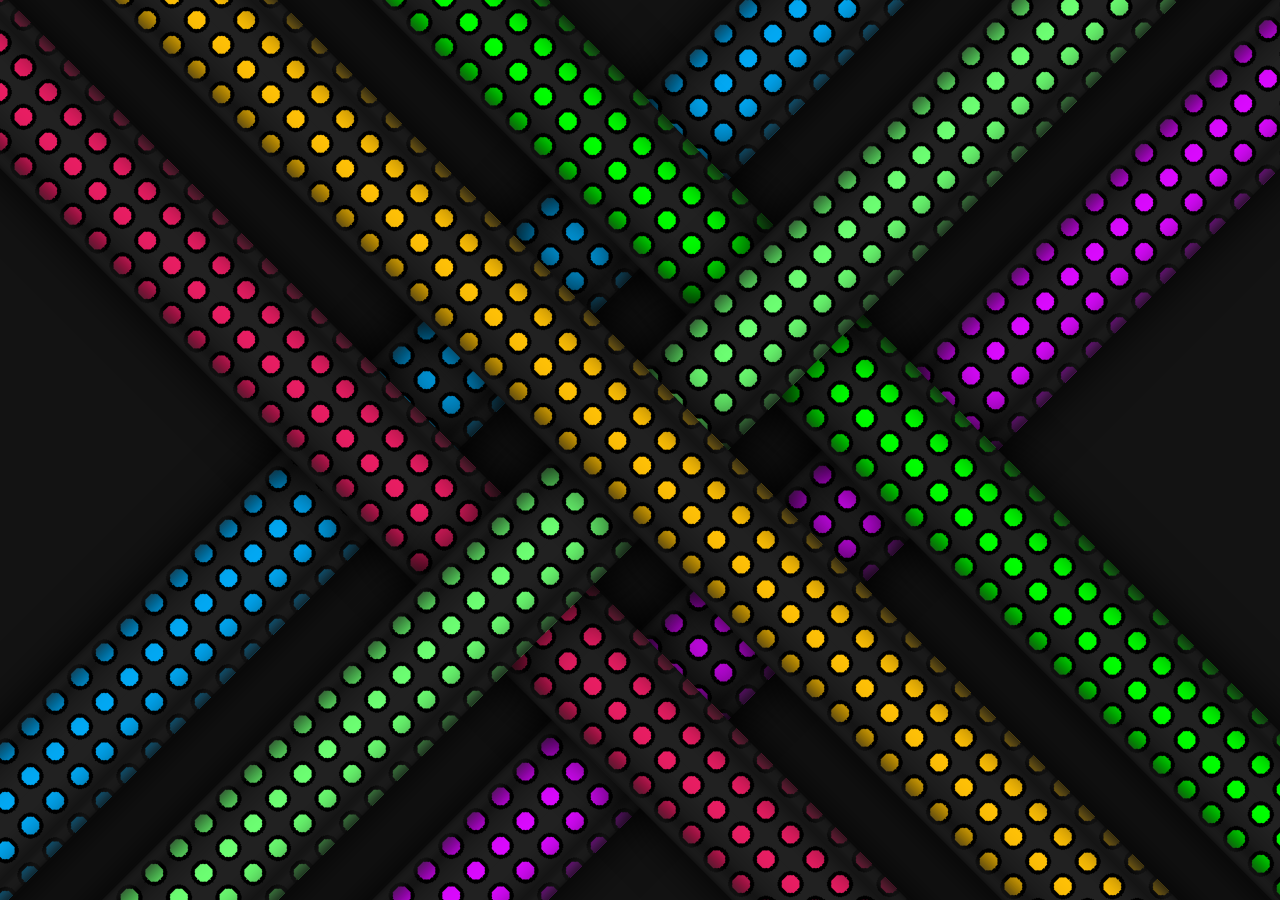
<file: Background-Moleculas/index.html>
<!DOCTYPE html>
<html lang="es">
<head>
    <meta charset="UTF-8">
    <meta http-equiv="X-UA-Compatible" content="IE=edge">
    <meta name="viewport" content="width=device-width, initial-scale=1.0">
    <link  rel="stylesheet"  href="styles.css">
    <title>Animas</title>
</head>
<body>
    <section>
        <div class="layer layer1"></div>
        <div class="layer layer2"></div>
        <div class="layer layer3"></div>
        <div class="layer layer4"></div>
        <div class="layer layer5"></div>
        <div class="layer layer6"></div>
    </section>
</body>
</html>
</file>
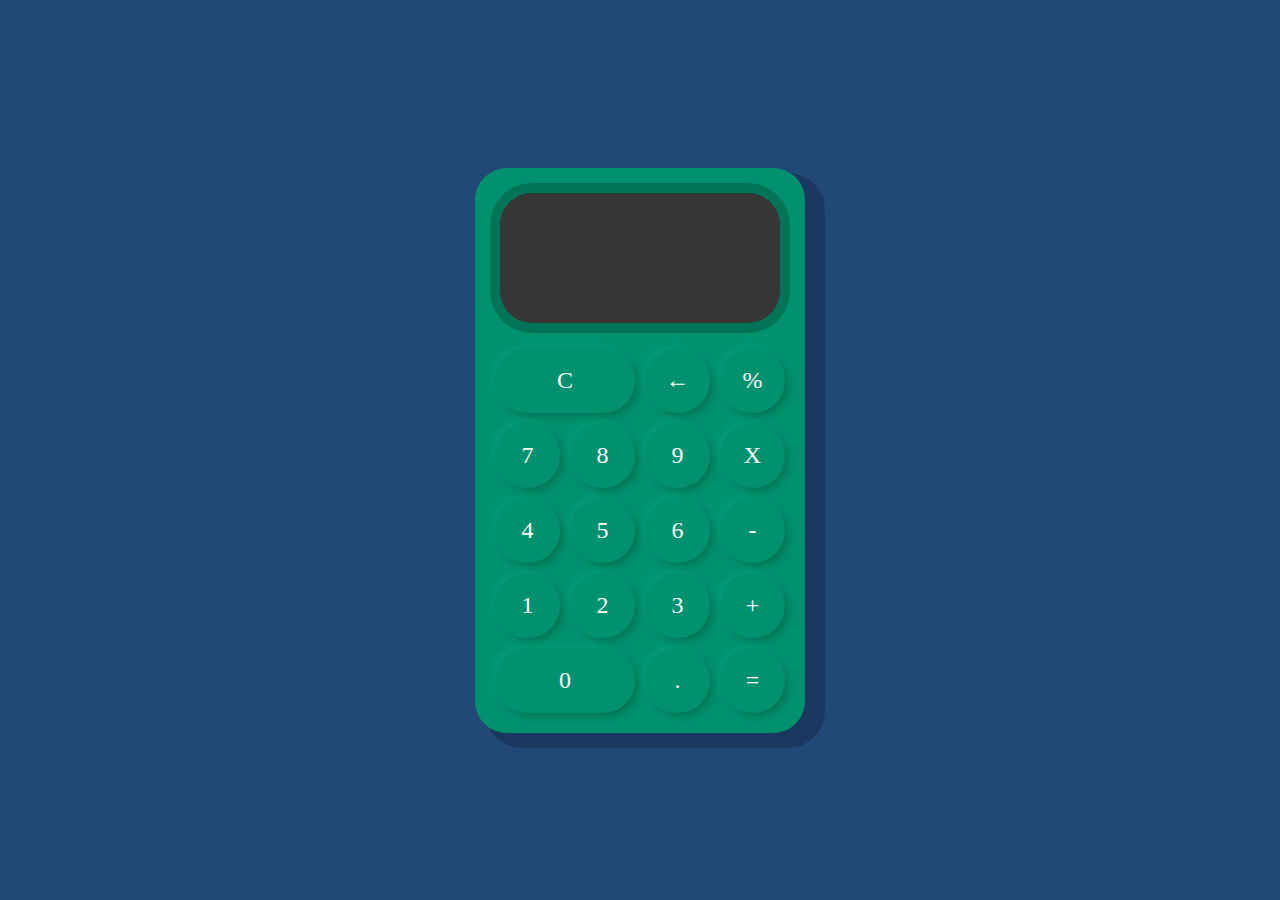
<file: Calculadora-JavaScript/index.html>
<!DOCTYPE html>
<html lang="es">
<head>
    <meta charset="UTF-8">
    <meta http-equiv="X-UA-Compatible" content="IE=edge">
    <link rel="stylesheet" href="Estilos.css">
    <meta name="viewport" content="width=device-width, initial-scale=1.0">
    <title>CalculadoraJs</title>
    <script src="Calculadora.js" type="text/javascript"></script>
    <script src="Display.js" type="text/javascript"></script>
    <script src="index.js" type="text/javascript" defer></script>
</head>
<body>
    <!--cuerpo de la pagina-->
    <div class="container">
        <!--contenedor principal de la calculadora para poder centarla en el medio de la pagina-->

        <div class="Calculadora">
            <!--cuerpo de la calculadora-->

            <div class="display">
                <!--pantallas donde se van a detallar las operaciones visualmente-->

                <div id="ValorActual"></div><!--primer valor que ingresemos-->
                <div id="ValorAnterior"></div><!--el segundo valor por el cual queramos nosotros hacer la operacion -->

            </div>

            <button class="col-2" onclick="display.borrarTodo()">C</button>
            <button onclick="display.borrar()">&larr;</button><!--agregamos directamente la funcion que creamos al boton onclick = 'display.borrar()'-->
            <button class="operador" value="dividir">%</button>
            <button class="numero">7</button>
            <button class="numero">8</button>
            <button class="numero">9</button>
            <button class="operador" value="multiplicar">X</button>
            <button class="numero">4</button>
            <button class="numero">5</button>
            <button class="numero">6</button>
            <button class="operador" value="restar">-</button>
            <button class="numero">1</button>
            <button class="numero">2</button>
            <button class="numero">3</button>
            <button class="operador" value="sumar">+</button>
            <button class="numero col-2">0</button>
            <button class="numero">.</button>
            <button class="operador" value="igual">=</button>

        </div>
    </div>
    
</body>
</html>
</file>
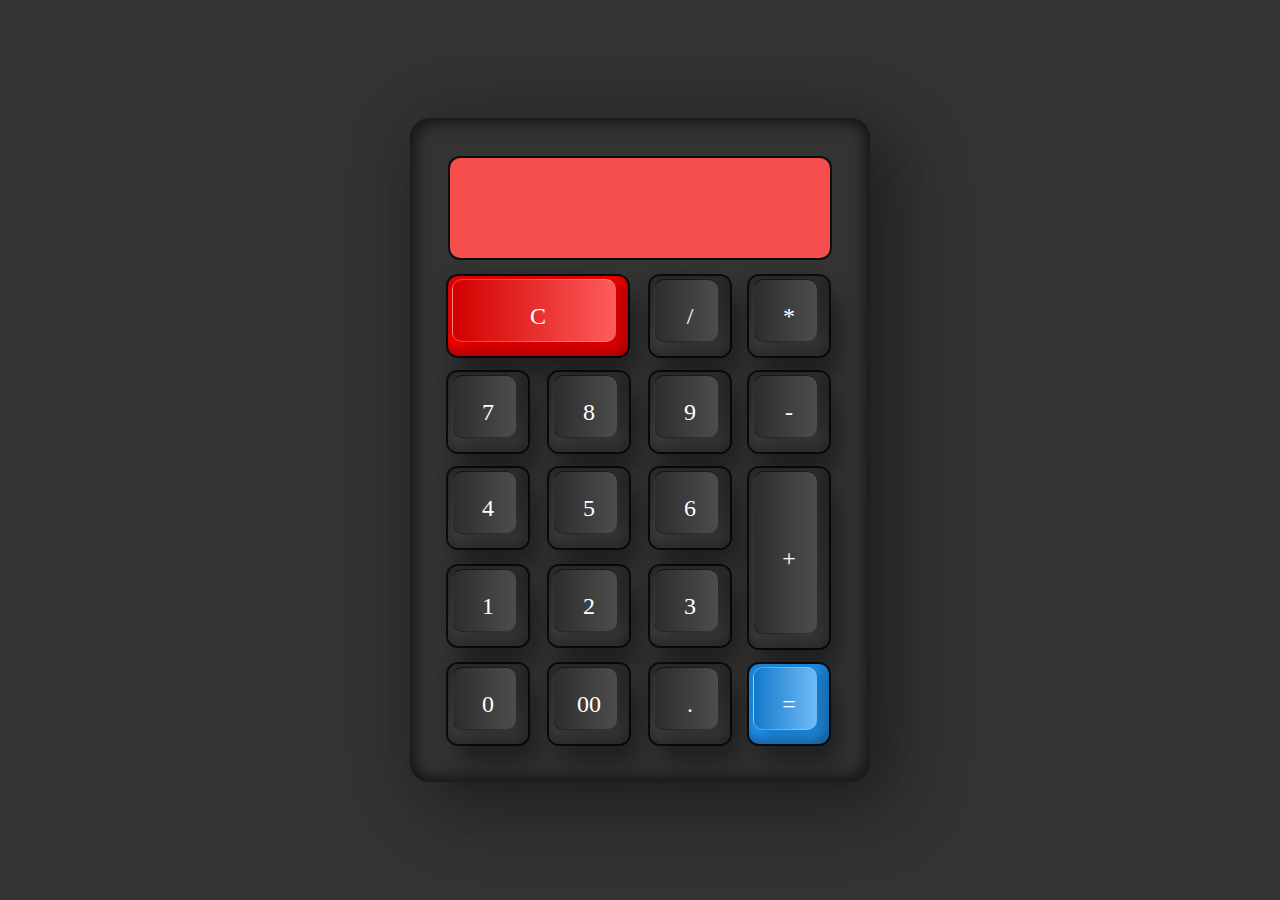
<file: Calculadora/index.html>
<!DOCTYPE html>
<html lang="es">
<head>
    <meta charset="UTF-8">
    <meta http-equiv="X-UA-Compatible" content="IE=edge">
    <meta name="viewport" content="width=device-width, initial-scale=1.0">
    <title>Calculadora</title>
    <link rel="stylesheet" href="Estilos.css">
</head>
<body>
    <div class="container">
        <form action="" class="calculadora" name="Cool">
            <input type="text" class="value" readonly name="txt">
            <!--onclick javaScript en linea detecta el evento click-->

            <span class="num borrar" onclick="Cool.txt.value=''"><i>C</i></span> <!-- con el signo de + antes del igual nos deja poner mas de una seleccion osea apretar mas de dos eventos y queden guardados-->
            
            <!--al no poner nada entre las comillas simples deja vacio el imput-->
            <span class="num" onclick="Cool.txt.value+='/'"><i>/</i></span>
            <span class="num" onclick="Cool.txt.value+='*'"><i>*</i></span>
            <span class="num" onclick="Cool.txt.value+='7'"><i>7</i></span>
            <span class="num" onclick="Cool.txt.value+='8'"><i>8</i></span>
            <span class="num" onclick="Cool.txt.value+='9'"><i>9</i></span>
            <span class="num" onclick="Cool.txt.value+='-'"><i>-</i></span>
            <span class="num" onclick="Cool.txt.value+='4'"><i>4</i></span>
            <span class="num" onclick="Cool.txt.value+='5'"><i>5</i></span>
            <span class="num" onclick="Cool.txt.value+='6'"><i>6</i></span>
            <span class="num super" onclick="Cool.txt.value+='+'"><i>+</i></span>
            <span class="num" onclick="Cool.txt.value+='1'"><i>1</i></span>
            <span class="num" onclick="Cool.txt.value+='2'"><i>2</i></span>
            <span class="num" onclick="Cool.txt.value+='3'"><i>3</i></span>
            <span class="num" onclick="Cool.txt.value+='0'"><i>0</i></span>
            <span class="num" onclick="Cool.txt.value+='00'"><i>00</i></span>
            <span class="num" onclick="Cool.txt.value+='.'"><i>.</i></span>

            <!--onclick="document.Cool.txt.value=eval(Cool.txt.value) nos permite realizar las operaciones aritmeticas en nuestra calculadora-->

            <span class="num igual" onclick="document.Cool.txt.value=eval(Cool.txt.value)"><i>=</i></span>

            <!--eval evalua una cadena de caracteres  o string
            
            El argumento de la función eval es una cadena de caracteres. 
            Si la cadena de caracteres representa una expresión, eval() evalúa la expresión. 
            Si el argumento representa una o más sentencias JavaScript, eval() evalúa las sentencias. 
            No se debe llamar a eval() 
            para evaluar una expresión aritmética; ya que JavaScript evalúa las expresiones aritméticas automáticamente
        -->
        </form>
    </div>
</body>
</html>
</file>
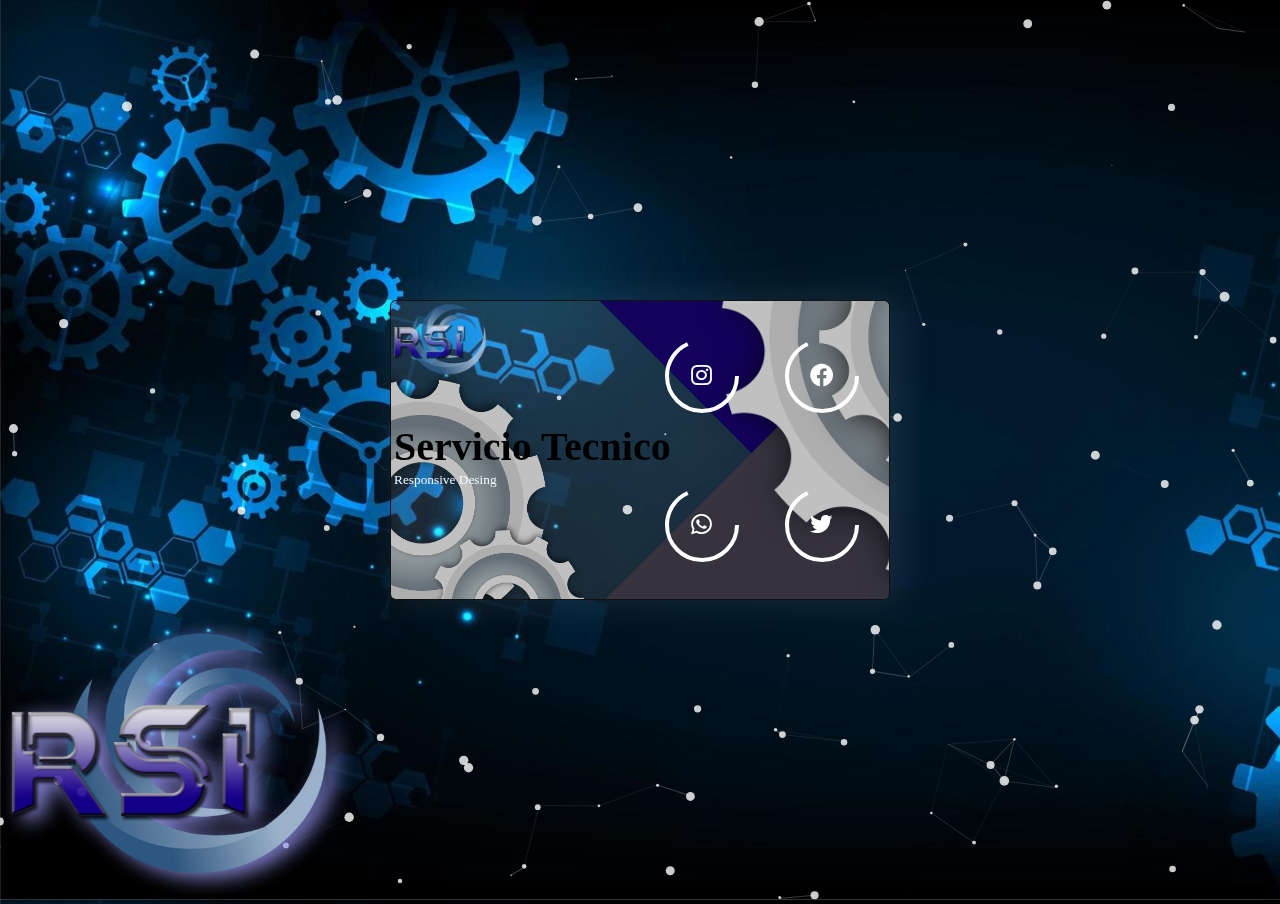
<file: Tarjeta/index.html>
<!DOCTYPE html>
<html lang="es">

<head>
    <meta charset="UTF-8">
    <meta http-equiv="X-UA-Compatible" content="IE=edge">
    <meta name="viewport" content="width=device-width, initial-scale=1.0">
    <link href="estilos.css" rel="stylesheet" type="text/css">
    <link href='https://unpkg.com/boxicons@2.1.1/css/boxicons.min.css' rel='stylesheet'>
    <script src="App.js" type="text/javascript" defer=""></script>
    <title>Responsive</title>
</head>

<body>

    <div id="particles-js">
        <div class="container">
            <div class="container-imagen">
                <img src="./image/RSI2.png">
            </div>
            <div class="container-tarjeta">
                <div class="tarjeta-imagen">
                    <img src="./image/RSI2.png" alt="Logo-RSI">  
                </div>
                <div class="servicio">
                    <h3>Servicio Tecnico</h3>
                    <small>Responsive Desing</small>
                </div>
                <div class="main">
                    <div class="icon">
                            <svg heigth="80" width="80">
                                <circle cx="40" cy="40" r=35 stroke="white" stroke-width="4" fill="none" ></circle>
                            </svg>
                            <i class='bx bxl-instagram'></i>
                        </div>
                
                        <div class="icon">
                            <svg heigth="80" width="80">
                                <circle cx="40" cy="40" r=35 stroke="white" stroke-width="4" fill="none" ></circle>
                            </svg>
                            <i class='bx bxl-facebook-circle'></i>
                        </div>
                
                        <div class="icon">
                            <svg heigth="80" width="80">
                                <circle cx="40" cy="40" r=35 stroke="white" stroke-width="4" fill="none" ></circle>
                            </svg>
                            <i class='bx bxl-whatsapp' ></i>
                        </div>
                
                        <div class="icon">
                            <svg heigth="80" width="80">
                                <circle cx="40" cy="40" r=35 stroke="white" stroke-width="4" fill="none" ></circle>
                            </svg>
                            <i class='bx bxl-twitter' ></i>
                        </div>
                        <div class="engrane-derecha">
    
                            <img src="./image/cog-wheel-295519_1280.png" alt="engranajeDerecha" class="App-logo">
     
                        </div>
                        <div class="engranaje">
                            <img src="./image/cog.png" alt="engranaje">
                        </div>
                    
                </div>
            </div>
        </div>
    </div>
  
   
<script src="particulas.js"></script>

</body>

</html>
</file>
<file: Background-Moleculas/styles.css>
* {
  margin: 0;
  padding: 0;
  box-sizing: border-box;
}
section {
  position: relative;
  width: 100%;
  height: 100vh;
  background: #131313;
  overflow: hidden;
}
.layer {
  position: absolute;
  top: 50%;
  left: 50%;
  width: 124px;
  height: 250vh;
  background: #fff;
  box-shadow: inset -10px 0 40px rgba(0, 0, 0, 1),
    inset 10px 0 40px rgba(0, 0, 0, 1),
    inset -10px 0 10px rgba(255, 255, 255, 0.25),
    inset 10px 0 10px rgba(255, 255, 255, 0.25), 0 0 50px rgba(0, 0, 0, 1);
}
@keyframes animate {
  0% {
    background-position: 0 0;
  }
  100% {
    background-position: 35px -35px;
  }
}
@keyframes animatetwo {
  0% {
    background-position: 35px -35px;
  }
  100% {
    background-position: 0 0;
  }
}
/*para que la propiedad afecte a ambas claces se deben de colocar seguidas sin espacios si coloco espacio la propiedad no se aplica*/
.layer.layer1 {
  background: #222
    radial-gradient(#6dff73 9px, #000 9px, #000 13px, transparent 13px);
  background-size: 35px 35px;
  transform: translate(-50%, -50%) rotate(45deg); /* esta propiedad oreinta la linea a lo largo de la pantalla en una direccion de 45 grados*/
  z-index: 11;
  animation: animate 2s linear infinite;
}
.layer.layer2 {
  background: #222
    radial-gradient(#db0aff 9px, #000 9px, #000 13px, transparent 13px);
  background-size: 35px 35px;
  transform: translate(-50%, -38%) rotate(45deg); /* esta propiedad oreinta la linea a lo largo de la pantalla en una direccion de 45 grados*/
  z-index: 3;
  animation: animatetwo 2s linear infinite;
}
.layer.layer3 {
  background: #222
    radial-gradient(#03a9f4 9px, #000 9px, #000 13px, transparent 13px);
  background-size: 35px 35px;
  transform: translate(-50%, -62%) rotate(45deg); /* esta propiedad oreinta la linea a lo largo de la pantalla en una direccion de 45 grados*/
  z-index: 3;
  animation: animatetwo 2s linear infinite;
}

.layer.layer4 {
  background: #222
    radial-gradient(#ffc107 9px, #000 9px, #000 13px, transparent 13px);
  background-size: 35px 35px;
  transform: translate(-50%, -50%) rotate(-45deg); /* esta propiedad oreinta la linea a lo largo de la pantalla en una direccion de 45 grados*/
  z-index: 12;
  animation: animatetwo 2s linear infinite;
}
.layer.layer5 {
  background: #222
    radial-gradient(#e91e63 9px, #000 9px, #000 13px, transparent 13px);
  background-size: 35px 35px;
  transform: translate(-50%, -38%) rotate(-45deg); /* esta propiedad oreinta la linea a lo largo de la pantalla en una direccion de 45 grados*/
  z-index: 10;
  animation: animate 2s linear infinite;
}
.layer.layer6 {
  background: #222
    radial-gradient(#0f0 9px, #000 9px, #000 13px, transparent 13px);
  background-size: 35px 35px;
  transform: translate(-50%, -62%) rotate(-45deg); /* esta propiedad oreinta la linea a lo largo de la pantalla en una direccion de 45 grados*/
  z-index: 10;
  animation: animate 2s linear infinite;
}
</file>
<file: Calculadora-JavaScript/Estilos.css>
* {
  font-family: "Frauses", serif;
  color: #fff;
}
body {
  margin: 0;
  background-color: #224878;
}
.container {
  /* para centar el contenido en nuestro contenedor*/
  display: flex;
  justify-content: center;
  align-items: center;
  /*le da dimenciones al contenedor de 100% de la pagina*/
  width: 100vw;
  height: 100vh;
}
.Calculadora {
  /*display grid nos permite armar una grilla para la colocacion de los botones */
  display: grid;
  /* grid-template-columns: repeat(4, 75px)
   (nos permite crear columnas el valor repeat nos permite repetir la accion dentro de los parentesis ponemos la cantidad y el tamanio*/
  grid-template-columns: repeat(4, 75px);
  grid-template-rows: 160px repeat(5, 75px);
  /*grid-template-rows: 160px repeat(5, 75px)
   (nos permite crear filas) el primer valor es para generar el alto total de nuestro display
   el segundo seria para repetir en el numero (5) de filas la altura de 75px*/
  background-color: #00916e;
  padding: 15px;
  border-radius: 32px;
  /*box-shadow: 
   1- nos da la sombra en el ejeX ,
   2- nos da sombra el en ejeY,
   3 - el blur ,
   4 -el ultimo valor es el spreed ,
   5- despues el color*/
  box-shadow: 15px 10px 0px 5px #00000033;
}
button {
  cursor: pointer;

  margin: 5px;
  padding: 0;

  border-radius: 32px;

  font-size: 1.5em;
  border: none;
  background-color: #00916e;
  /*(5px eje x)
  (5px eje Y)
  (10px de blur)
  (-3px spread-radius)
  (#00000040 los primeros 6 numeros nos da el color los otros nos da la opacidad)
  despues de la coma nos da una segunda sombra o argumento
  las medidas negativas es por que la orientacion de la sombra va a ser para el otro lado de nuestro elemento*/
  box-shadow: 5px 5px 10px -3px #00000040, -5px -5px 10px -3px #00ffc11f;
}
button:active {
  background-color: #006f54;
}
button:focus {
  outline: none;
}
.col-2 {
  grid-column: span 2;
}
.display {
  /*grid-column: 1/-1; nos permite que ocupe todo el ancho del contenedor*/
  grid-column: 1/-1;

  padding: 16px;

  display: flex;
  margin: 10px 10px 20px; /*nos da el margen del display con respecto al contenedor*/
  flex-direction: column; /* nos permite que el contenido este uno abajo del otro*/
  align-items: flex-end; /*pata que nos salga de la aprte derecha*/
  background-color: #363636;
  border-radius: 32px;
  text-align: right;
  justify-content: space-between;
  word-break: break-all;
  box-shadow: 0 0 0 10px #00000033;
}
#ValorActual {
  font-size: 1.5em;
}
#ValorAnterior {
  font-size: 2em;
}
</file>
<file: Calculadora/Estilos.css>
* {
  margin: 0;
  padding: 0;
  box-sizing: border-box;
  font-family: consolas;
}
body {
  display: flex;
  justify-content: center;
  align-items: center;
  min-height: 100vh;
  background: #333;
}
.container {
  position: relative;
  min-width: 300px;
  min-height: 400px;
  background: #333;
  padding: 40px 30px 30px;
  border-radius: 20px;
  box-shadow: 25px 25px 75px rgba(0, 0, 0, 0.25),
    10px 10px 70px rgba(0, 0, 0, 0.25), inset -5px -5px 15px rgba(0, 0, 0, 0.5),
    inset 5px 5px 15px rgba(0, 0, 0, 0.5); /*nos da las sombras con su respectivo opacodad por el rgba*/
}
.calculadora {
  position: relative;
  display: grid;
}

.calculadora .value {
  position: relative;
  grid-column: span 4; /* grid column con la propiedad span y el numero marca las cantidades de columnas que quiero en mi regilla grid*/
  height: 100px;
  left: 10px;
  width: calc(100% - 20px);
  border: none;
  outline: none;
  background: rgb(245, 76, 76);
  margin-bottom: 10px;
  border-radius: 10px;
  box-shadow: 0 0 0 2px rgba(0, 0, 0, 0.75);
  text-align: right;
  font-size: 2em;
}

.calculadora span {
  position: relative;
  display: grid;
  place-items: center;
  width: 80px;
  height: 80px;
  margin: 8px;
  background: linear-gradient(180deg, #2f2f2f, #3f3f3f);
  box-shadow: inset -8px 0 8px rgba(0, 0, 0, 0.15),
    inset 0 -8px 8px rgba(0, 0, 0, 0.25), 0 0 0 2px rgba(0, 0, 0, 0.75),
    10px 20px 25px rgba(0, 0, 0, 0.4);
  color: #fff;
  user-select: none;
  cursor: pointer;
  font-weight: 400;
  border-radius: 10px;
}

.calculadora span::before {
  content: "";
  position: absolute;
  top: 3px;
  left: 4px;
  bottom: 14px;
  right: 12px;
  background: linear-gradient(90deg, #2d2d2d, #4d4d4d);
  border-radius: 10px;
  box-shadow: -5px -5px 15px rgba(0, 0, 0, 0.1),
    10px 5px 10px rgba(0, 0, 0, 0.15);
  border-left: 1px solid#0004;
  border-bottom: 1px solid #0004;
  border-top: 1px solid #0009;
}

.calculadora span:active {
  filter: brightness(1.5);
}

.calculadora span i {
  position: relative;
  font-style: normal;
  font-size: 1.5em;
  text-transform: uppercase;
}

.calculadora .borrar {
  grid-column: span 2;
  width: 180px;
  background: #f00;
}
.calculadora .borrar::before {
  background: linear-gradient(90deg, #d20000, #ffffff5c);
  border-left: 1px solid#fff4;
  border-bottom: 1px solid #fff4;
  border-top: 1px solid #fff4;
}

.calculadora .super {
  grid-row: span 2;
  height: 180px;
}

.calculadora .igual {
  background: #2196f3;
}

.calculadora .igual::before {
  background: linear-gradient(90deg, #1479c9, #ffffff5c);
  border-left: 1px solid#fff4;
  border-bottom: 1px solid #fff4;
  border-top: 1px solid #fff4;
}
</file>
<file: Tarjeta/estilos.css>
* {
  margin: 0;
  padding: 0;
  box-sizing: border-box;
}
body {
  width: 100%;
  height: 100vh;
  display: flex;
  justify-content: center;
  align-items: center;
  position: relative;
  background: url("./image/technology.jpg");
  background-size: cover;
  flex-direction: column;
  overflow: hidden;
}
#particles-js {
  position: absolute;
  top: 0;
  left: 0;
  height: 100%;
  width: 100%;
  z-index: 2;
}

.container {
  position: absolute;
  display: flex;
  justify-content: center;
  align-items: center;
  width: 100vw;
  height: 100vh;
}
.container-imagen {
  position: absolute;
  bottom: 0;
  left: 0;
  z-index: 999;
}
.container-imagen img {
  width: 70%;
  filter: drop-shadow(10px 5px 10px #9090e7);
  opacity: 0.9;
  z-index: 999;
}
.container-ondas {
  width: 100%;
  position: absolute;
  bottom: 0;
}

.container-tarjeta {
  display: flex;
  width: 500px;
  height: 300px;
  position: relative;
  background: rgba(255, 255, 255, 0.1);
  border: 1px solid #111111;
  border-radius: 6px;
  overflow: hidden;
  box-shadow: 10px 0 40px rgb(250, 248, 248, 0.1);
  z-index: 998;
}
.container-tarjeta::after {
  content: "";
  position: absolute;
  width: 200px;
  height: 500px;
  background: #13025c;
  transform: translate(200px, -300px) rotate(-45deg);
}
.container-tarjeta::before {
  content: "";
  position: absolute;
  width: 200px;
  height: 500px;
  background: #36333f;
  transform: translate(300px, 4px) rotate(45deg);
  box-shadow: 20px 0 40px rgba(19, 18, 18, 0.1);
  z-index: 998;
}
.tarjeta-imagen img {
  width: 40%;
  opacity: 0.8;
}
/*-----------------------------------------------------------*/
.engrane-derecha {
  position: absolute;
  bottom: -30px;
  left: 300px;
  z-index: 998;
}
.engrane-derecha img {
  width: 300%;
}
/*-----------------------------------------------------------*/
.engranaje {
  position: absolute;
  bottom: -100px;
  left: -100px;
}
.engranaje img {
  width: 50%;
}
/*-----------------------------------------------------------*/
.servicio {
  position: absolute;
  top: 40%;
  transform: translateX(50%, 50%);
  z-index: 9998;
  margin: 3px;
}
.servicio h3 {
  font-size: 2.5rem;
}
.servicio small {
  color: aliceblue;
}
/*---------------------------------------------------------------------------*/
.main {
  width: 100%;
  display: flex;
  align-items: center;
  justify-content: center;
  flex-wrap: wrap;
}
.icon {
  position: relative;
  width: 80px;
  height: 80px;
  margin: 20px;
  border-radius: 50%;
  transition: all 0.8s;
  cursor: pointer;
  z-index: 9999;
}

.icon:hover {
  background-color: #e60073;
  box-shadow: 0 0 20px #e60073;
}

.icon:hover:nth-child(2) {
  background-color: #1877f2;
  box-shadow: 0 0 20px #1877f2;
}

.icon:hover:nth-child(3) {
  background-color: #25d366;
  box-shadow: 0 0 20px #25d366;
}

.icon:hover:nth-child(4) {
  background-color: #1da1f2;
  box-shadow: 0 0 20px #1da1f2;
}

.icon i {
  color: #fff;
  position: absolute;
  top: 50%;
  left: 50%;
  transform: translate(-50%, -50%);
  font-size: 1.7rem;
}

svg circle {
  stroke-dasharray: 150;
  transition: all 0.8s ease-in-out;
}

.icon:hover circle {
  stroke-dasharray: 220;
}
/*-------------------------------------------------------*/

ul {
  position: absolute;
  display: flex;
  flex-direction: row;
  gap: 10px;
}
ul li {
  list-style: none;
  text-align: center;
  color: antiquewhite;
  font-size: 2em;
  font-weight: 700;
  cursor: pointer;
  transition: 0.5s;
}
ul:hover li {
  color: transparent;
  -webkit-text-stroke: 1px #111;
}
ul li:hover {
  color: #36333f;
  background: #fff;
  box-shadow: 0 5px 15px rgba(0, 0, 0, 0.075);
}
ul li:before {
  content: "";
  position: absolute;
  top: 50%;
  left: 50%;
  transform: translate(-50%, -50%);
  width: 100vw;
  height: 100vh;
  background: #13025c;
  z-index: -1;
  display: flex;
  justify-content: center;
  align-items: center;
  opacity: 0;
  transition: 0.5s;
  color: rgba(0, 0, 0, 0.05);
  font-size: 29vh;
}
ul li:hover::before {
  content: attr(data-text);
  opacity: 1;
}
ul li:nth-child(1)::before {
  background: #b5fc10;
}
ul li:nth-child(2)::before {
  background: #a82525;
}
ul li:nth-child(3)::before {
  background: #13b921;
}
/*-------------------------------------------------------*/
@media (prefers-reduced-motion: no-preference) {
  .App-logo {
    animation: App-logo-spin infinite 20s linear;
  }
}

@keyframes App-logo-spin {
  from {
    transform: rotate(0deg);
  }
  to {
    transform: rotate(360deg);
  }
}
/*--------------------------------------------------------------------------*/
</file>
